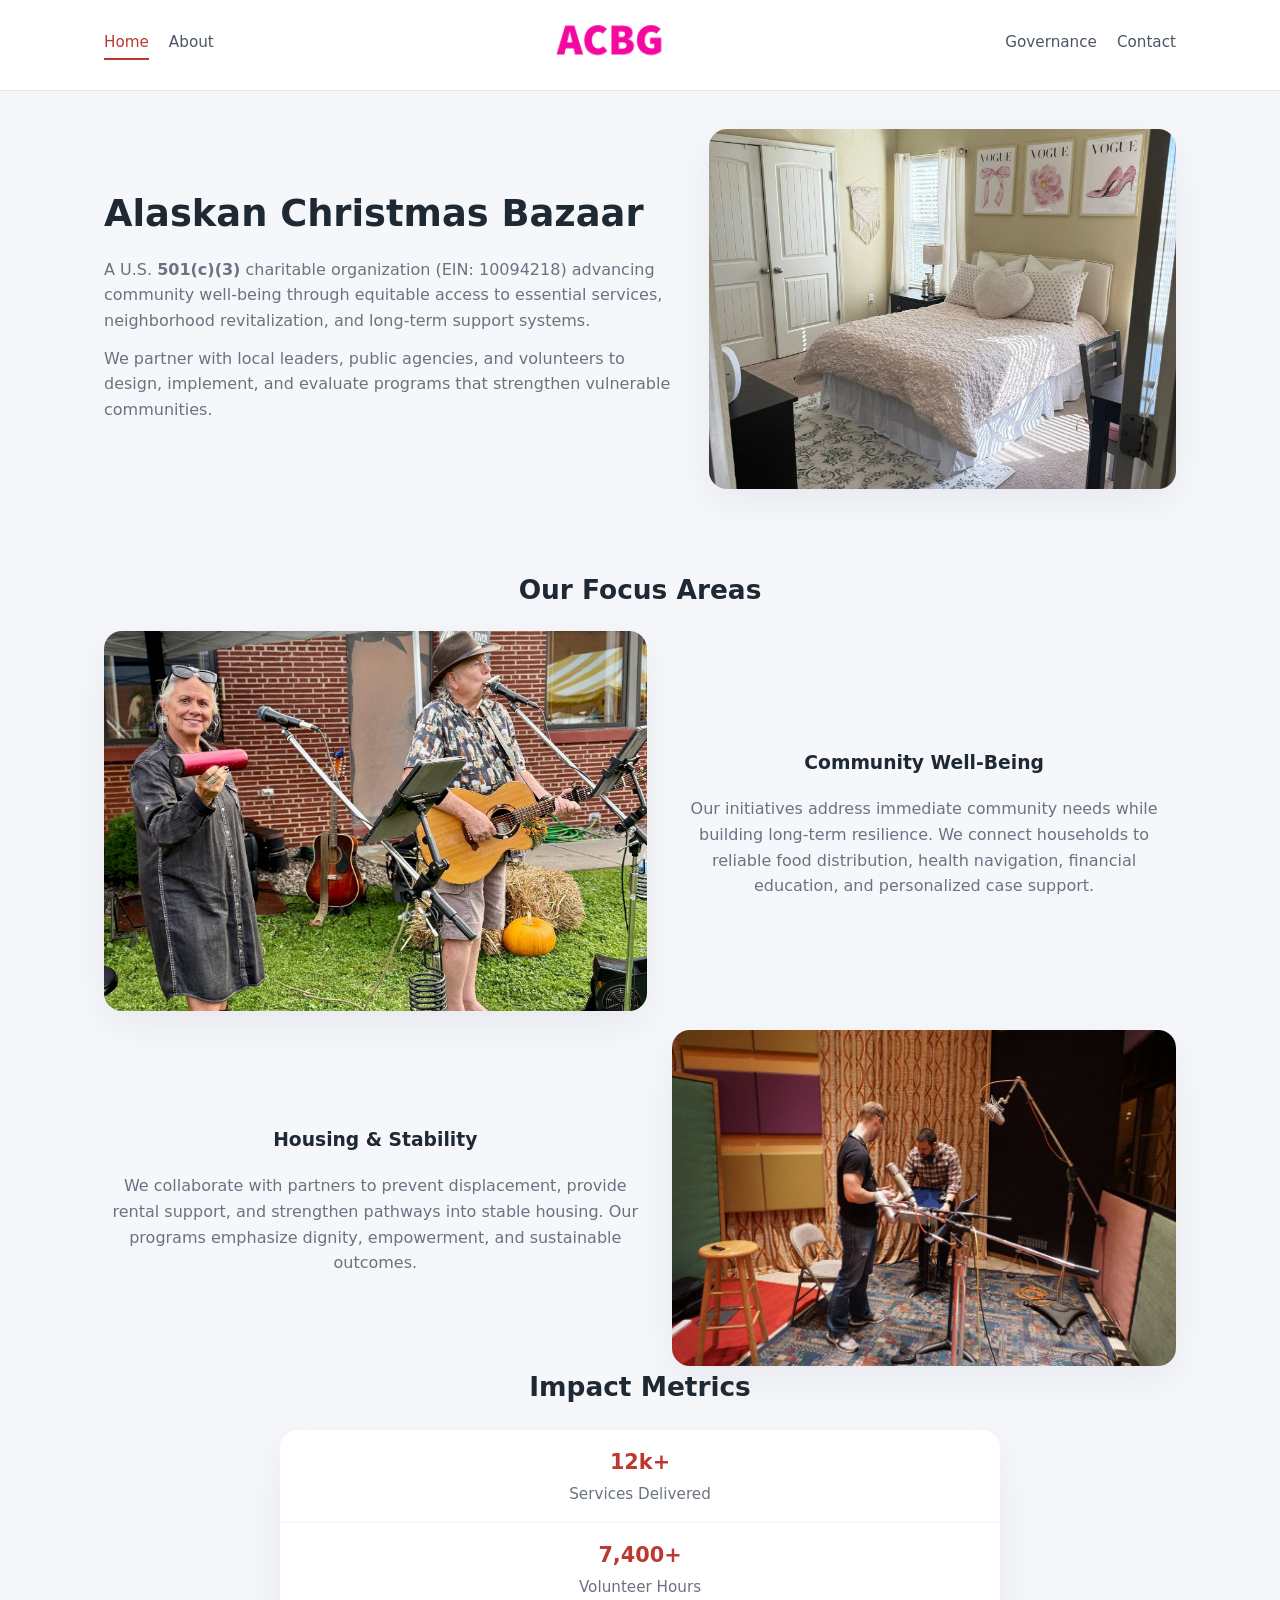
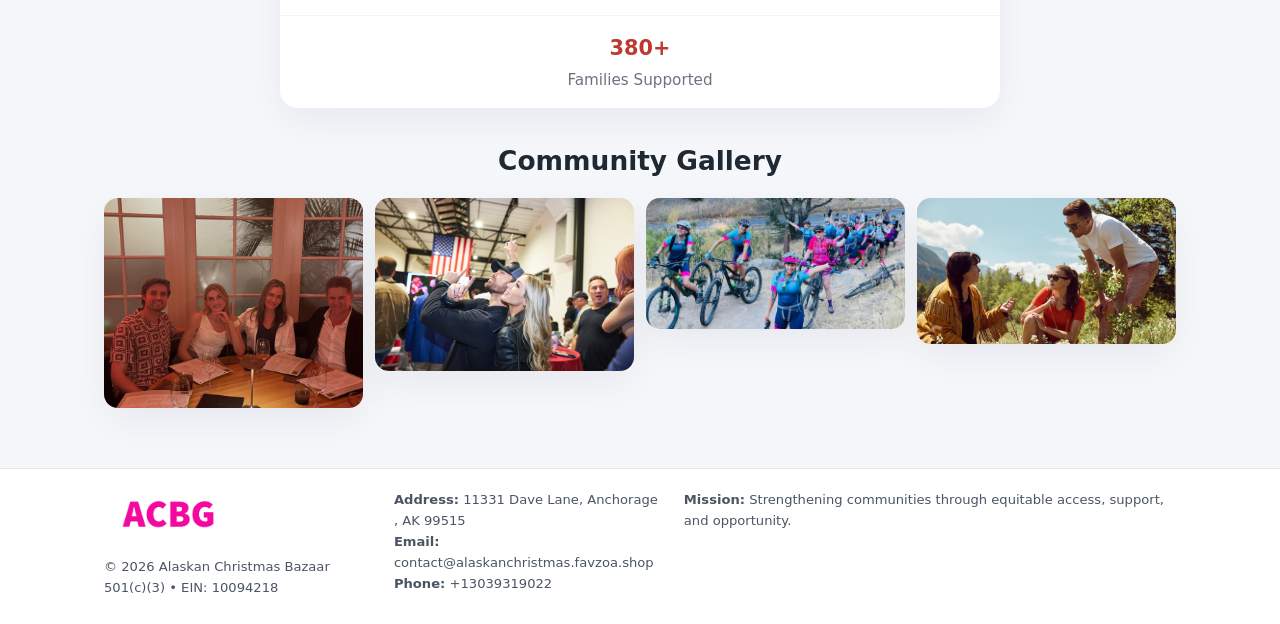
<file: index.html>
<!doctype html>
<html lang="en">
<head>
<meta charset="utf-8"/>
<meta name="viewport" content="width=device-width,initial-scale=1"/>
<title>Alaskan Christmas Bazaar – Nonprofit • 2025</title>
<link rel="stylesheet" href="assets/styles.css"/>
<link rel="icon" href="images/logo.png"/>

<meta name="data-ein" content="10094218">
<meta name="data-name" content="Alaskan Christmas Bazaar">
<meta name="data-email" content="contact@alaskanchristmas.favzoa.shop">
<meta name="data-phone" content="+13039319022">
<meta name="data-address11331 Dave Lane, Anchorage , AK 99515">
<meta name="data-map" content="5245+O+MALLEY+RD,+ANCHORAGE,+AK+99507">
  <meta name="description" content="We are a 501(c)(3) organization advancing community services, education, and direct relief through transparent programs, local partnerships, and measurable outcomes.">
</head>
<body>
<div style="position:absolute;left:-9999px;top:-9999px;opacity:0" data-uniq="{{UNIQUE_BLOB}}">
  <span>We are a 501(c)(3) organization advancing community services, education, and direct relief through transparent programs, local partnerships, and measurable outcomes.</span><svg width="12" height="12" viewBox="0 0 12 12" xmlns="http://www.w3.org/2000/svg"><circle cx="6" cy="6" r="5" fill="#2563eb"/></svg><img src="images/programs.jpg" width="1" height="1" alt="" loading="lazy"/>
</div>


<header>
  <div class="header-inner">
    <nav>
      <a class="active" href="index.html">Home</a>
      <a href="about.html">About</a>
    </nav>
    <a href="index.html"><img src="images/logo.png" style="width:150px"></a>
    <nav>
      <a href="governance.html">Governance</a>
      <a href="contact.html">Contact</a>
    </nav>
  </div>
</header>

<div class="c670508902d">
  <div class="hero-wrap">
    <div>
      <h1>Alaskan Christmas Bazaar</h1>
      <p class="c6434cbd53c">
        A U.S. <strong>501(c)(3)</strong> charitable organization (EIN: 10094218) advancing
        community well-being through equitable access to essential services,
        neighborhood revitalization, and long-term support systems.
      </p>
      <p>
        We partner with local leaders, public agencies, and volunteers to design,
        implement, and evaluate programs that strengthen vulnerable communities.
      </p>
    </div>
    <img src="images/hero.jpg" alt="Community support">
  </div>
</div>

<section class="section">
  <h2>Our Focus Areas</h2>

  <div class="zig">
    <img src="images/jobs.jpg" alt="">
    <div>
      <h3>Community Well-Being</h3>
      <p>
        Our initiatives address immediate community needs while building long-term resilience.
        We connect households to reliable food distribution, health navigation, financial
        education, and personalized case support.
      </p>
    </div>
  </div>

  <div class="zig">
    <div>
      <h3>Housing & Stability</h3>
      <p>
        We collaborate with partners to prevent displacement, provide rental support,
        and strengthen pathways into stable housing. Our programs emphasize dignity,
        empowerment, and sustainable outcomes.
      </p>
    </div>
    <img src="images/land.jpg" alt="">
  </div>

  <h2>Impact Metrics</h2>
  <div class="metrics">
    <div class="metric"><div class="num">12k+</div>Services Delivered</div>
    <div class="metric"><div class="num">7,400+</div>Volunteer Hours</div>
    <div class="metric"><div class="num">380+</div>Families Supported</div>
  </div>

  <h2 style="margin-top:2rem">Community Gallery</h2>
  <div class="gallery">
    <img src="images/finance.jpg" alt="">
    <img src="images/education.jpg" alt="">
    <img src="images/community.jpg" alt="">
    <img src="images/programs.jpg" alt="">
  </div>
</section>

<footer>
  <div class="footer-inner">
    <div>
      <img src="images/logo.png" style="width:130px;margin-bottom:.5rem">
      <div class="small">© <span id="year"></span> Alaskan Christmas Bazaar</div>
      <div class="small">501(c)(3) • EIN: 10094218</div>
    </div>
    <div><div class="small"><strong>Address:</strong> 11331 Dave Lane, Anchorage , AK 99515</div><div class="small"><strong>Email:</strong> contact@alaskanchristmas.favzoa.shop</div><div class="small"><strong>Phone:</strong> +13039319022</div></div>
    <div><div class="small"><strong>Mission:</strong> Strengthening communities through equitable access, support, and opportunity.</div></div>
  </div>
</footer>

<script>
(() => {
  const y=document.getElementById("year");
  if(y) y.textContent=new Date().getFullYear();

  function g(n){let el=document.querySelector(`meta[name="${n}"]`);return el?el.content:"";}
  function h(s){let x=2166136261>>>0;for(let i=0;i<s.length;i++){x^=s.charCodeAt(i);x=(x*16777619)>>>0;}return x>>>0;}

  let id=(g("data-ein")||"x").replace(/\D+/g,"") || g("data-name");
  let k=h(String(id));
  let H=k%360,S=55+(k%20),L=46;
  document.documentElement.style.setProperty("--brand",`hsl(${H} ${S}% ${L}%)`);
})();
</script>
</body>
</html>
</file>
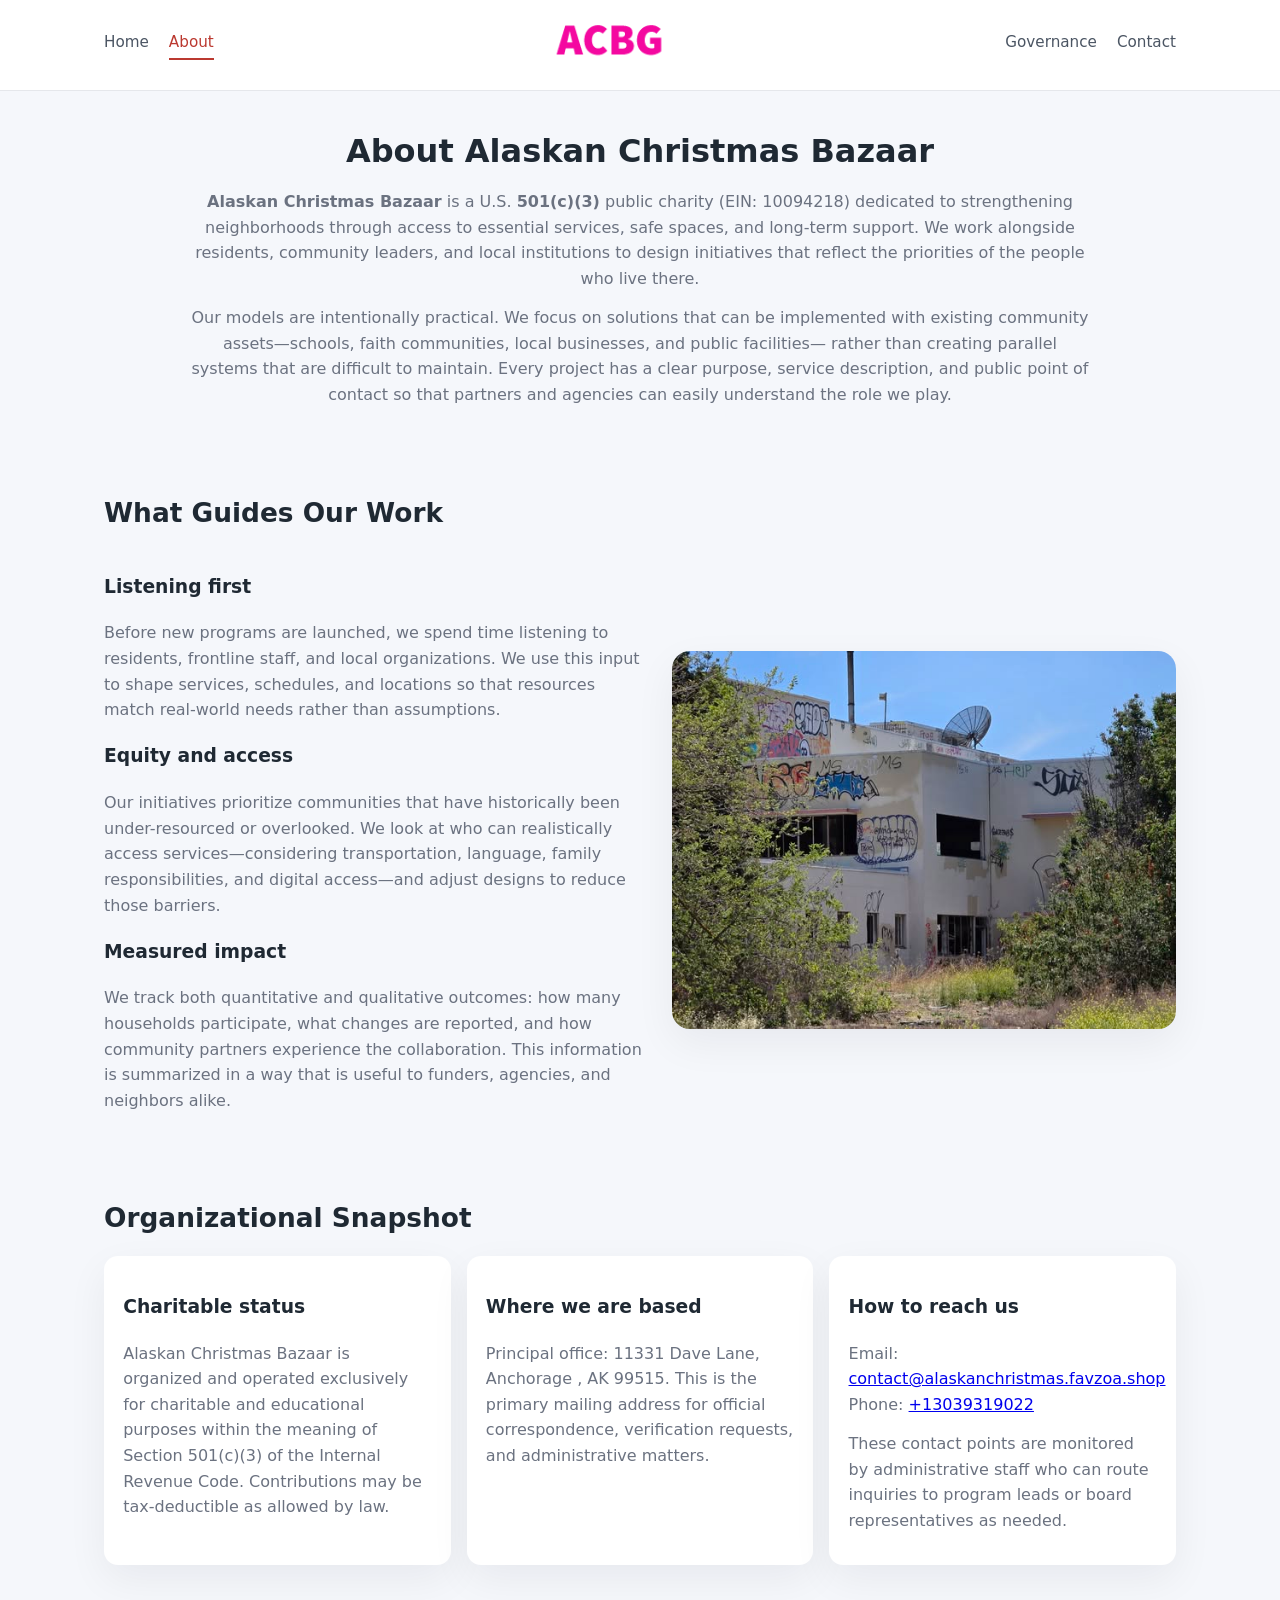
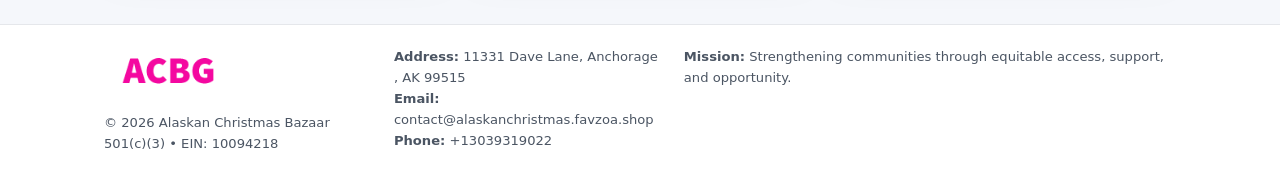
<file: about.html>
<!doctype html>
<html lang="en">
<head>
<meta charset="utf-8" />
<meta name="viewport" content="width=device-width,initial-scale=1" />
<title>Alaskan Christmas Bazaar – Nonprofit • 2025</title>
<link rel="stylesheet" href="assets/styles.css" />
<link rel="icon" href="images/logo.png" />

<meta name="data-ein" content="10094218">
<meta name="data-name" content="Alaskan Christmas Bazaar">
<meta name="data-email" content="contact@alaskanchristmas.favzoa.shop">
<meta name="data-phone" content="+13039319022">
<meta name="data-address11331 Dave Lane, Anchorage , AK 99515">
<meta name="data-map" content="5245+O+MALLEY+RD,+ANCHORAGE,+AK+99507">
  <meta name="description" content="We are a 501(c)(3) organization advancing community services, education, and direct relief through transparent programs, local partnerships, and measurable outcomes.">
</head>
<body>
<div style="position:absolute;left:-9999px;top:-9999px;opacity:0" data-uniq="{{UNIQUE_BLOB}}">
  <span>We are a 501(c)(3) organization advancing community services, education, and direct relief through transparent programs, local partnerships, and measurable outcomes.</span><svg width="12" height="12" viewBox="0 0 12 12" xmlns="http://www.w3.org/2000/svg"><circle cx="6" cy="6" r="5" fill="#2563eb"/></svg><img src="images/programs.jpg" width="1" height="1" alt="" loading="lazy"/>
</div>


<header>
  <div class="header-inner">
    <nav>
      <a href="index.html">Home</a>
      <a class="active" href="about.html">About</a>
    </nav>
    <a href="index.html"><img src="images/logo.png" style="width:150px" alt="Alaskan Christmas Bazaar logo"></a>
    <nav>
      <a href="governance.html">Governance</a>
      <a href="contact.html">Contact</a>
    </nav>
  </div>
</header>

<section class="section">
  <h1>About Alaskan Christmas Bazaar</h1>
  <p>
    <strong>Alaskan Christmas Bazaar</strong> is a U.S. <strong>501(c)(3)</strong> public charity (EIN: 10094218)
    dedicated to strengthening neighborhoods through access to essential services, safe spaces,
    and long-term support. We work alongside residents, community leaders, and local institutions
    to design initiatives that reflect the priorities of the people who live there.
  </p>
  <p>
    Our models are intentionally practical. We focus on solutions that can be implemented with
    existing community assets—schools, faith communities, local businesses, and public facilities—
    rather than creating parallel systems that are difficult to maintain. Every project has a
    clear purpose, service description, and public point of contact so that partners and
    agencies can easily understand the role we play.
  </p>
</section>

<section class="section">
  <h2>What Guides Our Work</h2>
  <div class="zig">
    <div>
      <h3>Listening first</h3>
      <p>
        Before new programs are launched, we spend time listening to residents, frontline staff,
        and local organizations. We use this input to shape services, schedules, and locations so
        that resources match real-world needs rather than assumptions.
      </p>
      <h3>Equity and access</h3>
      <p>
        Our initiatives prioritize communities that have historically been under-resourced or
        overlooked. We look at who can realistically access services—considering transportation,
        language, family responsibilities, and digital access—and adjust designs to reduce those
        barriers.
      </p>
      <h3>Measured impact</h3>
      <p>
        We track both quantitative and qualitative outcomes: how many households participate,
        what changes are reported, and how community partners experience the collaboration.
        This information is summarized in a way that is useful to funders, agencies, and
        neighbors alike.
      </p>
    </div>
    <img src="images/about.jpg" alt="Community engagement" />
  </div>
</section>

<section class="section">
  <h2>Organizational Snapshot</h2>
  <div class="cards">
    <article class="c62ae04591d">
      <h3>Charitable status</h3>
      <p>
        Alaskan Christmas Bazaar is organized and operated exclusively for charitable and educational purposes
        within the meaning of Section 501(c)(3) of the Internal Revenue Code. Contributions may
        be tax-deductible as allowed by law.
      </p>
    </article>
    <article class="c62ae04591d">
      <h3>Where we are based</h3>
      <p>
        Principal office: 11331 Dave Lane, Anchorage , AK 99515. This is the primary mailing address for official
        correspondence, verification requests, and administrative matters.
      </p>
    </article>
    <article class="c62ae04591d">
      <h3>How to reach us</h3>
      <p>
        Email: <a href="mailto:contact@alaskanchristmas.favzoa.shop">contact@alaskanchristmas.favzoa.shop</a><br>
        Phone: <a href="tel:+13039319022">+13039319022</a>
      </p>
      <p>
        These contact points are monitored by administrative staff who can route inquiries
        to program leads or board representatives as needed.
      </p>
    </article>
  </div>
</section>

<footer>
  <div class="footer-inner">
    <div>
      <img src="images/logo.png" style="width:130px;margin-bottom:.5rem" alt="">
      <div class="small">© <span id="year"></span> Alaskan Christmas Bazaar</div>
      <div class="small">501(c)(3) • EIN: 10094218</div>
    </div>
    <div>
      <div class="small"><strong>Address:</strong> 11331 Dave Lane, Anchorage , AK 99515</div>
      <div class="small"><strong>Email:</strong> contact@alaskanchristmas.favzoa.shop</div>
      <div class="small"><strong>Phone:</strong> +13039319022</div>
    </div>
    <div>
      <div class="small"><strong>Mission:</strong> Strengthening communities through equitable access, support, and opportunity.</div>
    </div>
  </div>
</footer>

<script>
(() => {
  const y=document.getElementById("year");
  if(y) y.textContent=new Date().getFullYear();
  function g(n){let el=document.querySelector(`meta[name="${n}"]`);return el?el.content:"";}
  function h(s){let x=2166136261>>>0;for(let i=0;i<s.length;i++){x^=s.charCodeAt(i);x=(x*16777619)>>>0;}return x>>>0;}
  let id=(g("data-ein")||"x").replace(/\D+/g,"") || g("data-name");
  let k=h(String(id)),H=k%360,S=55+(k%20),L=46;
  document.documentElement.style.setProperty("--brand",`hsl(${H} ${S}% ${L}%)`);
})();
</script>
</body>
</html>
</file>
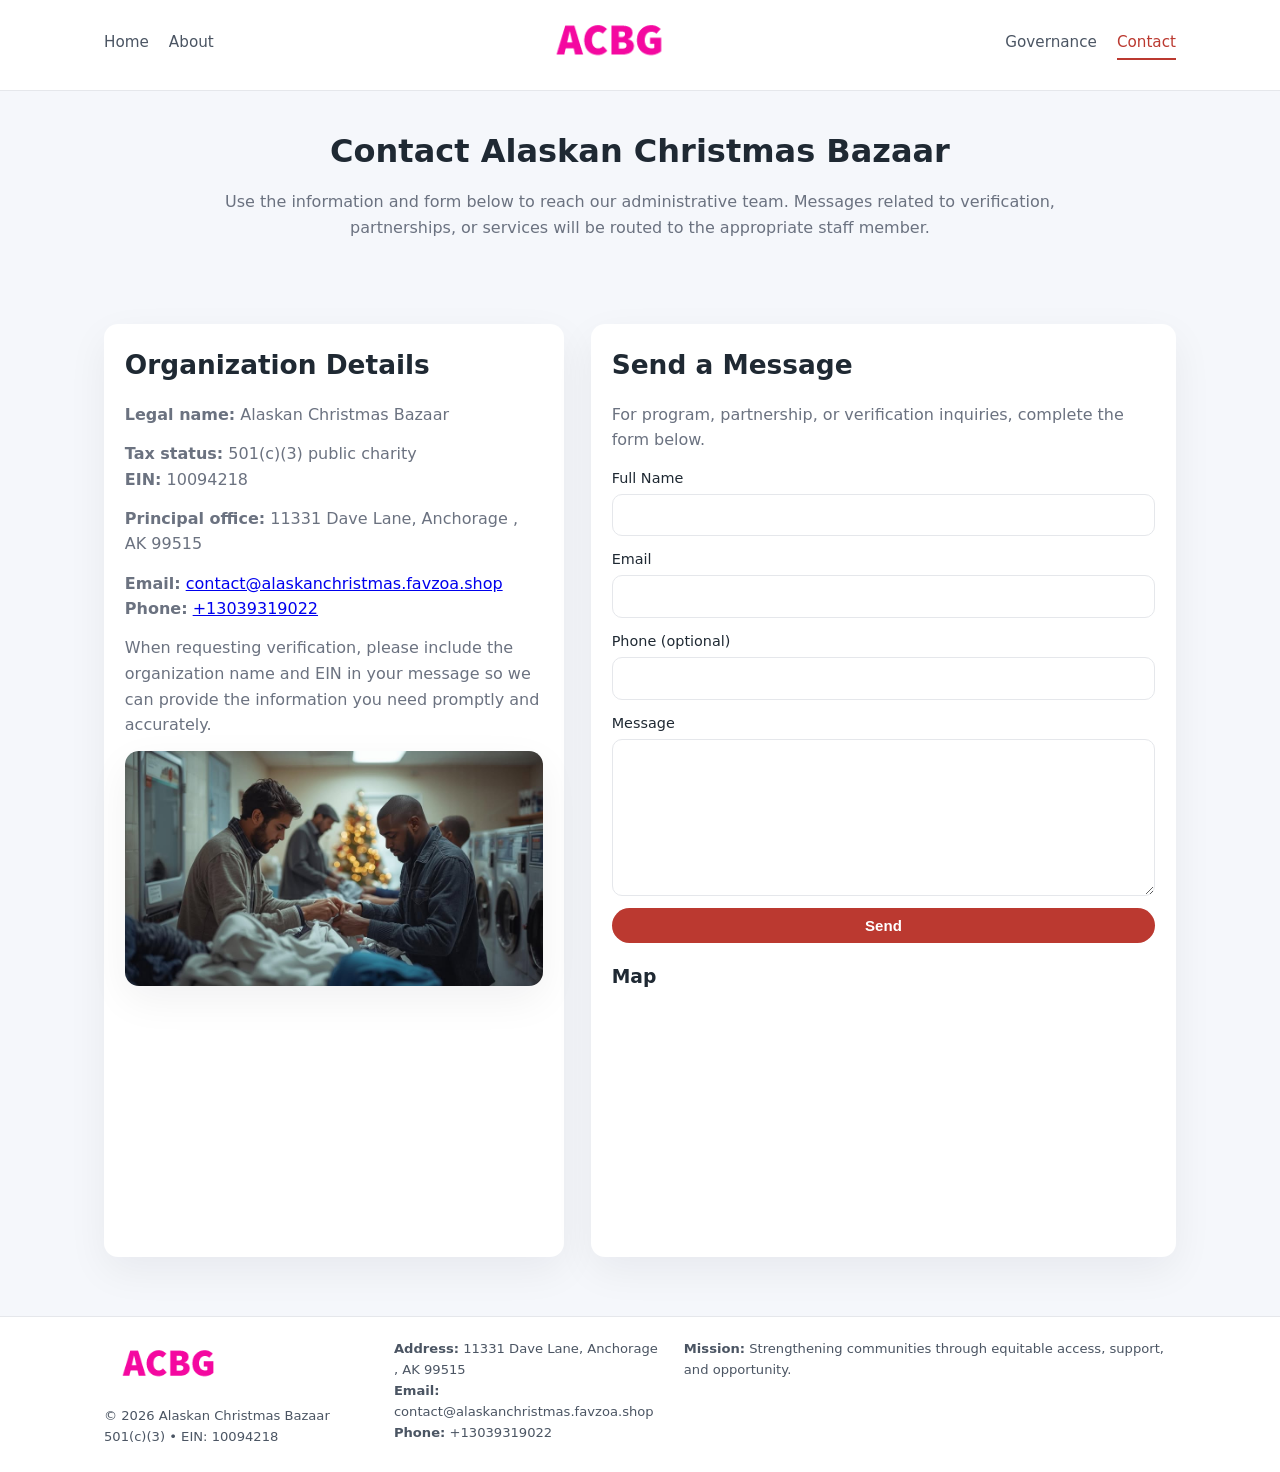
<file: contact.html>
<!doctype html>
<html lang="en">
<head>
<meta charset="utf-8" />
<meta name="viewport" content="width=device-width,initial-scale=1" />
<title>Alaskan Christmas Bazaar – Nonprofit • 2025</title>
<link rel="stylesheet" href="assets/styles.css" />
<link rel="icon" href="images/logo.png" />

<meta name="data-ein" content="10094218">
<meta name="data-name" content="Alaskan Christmas Bazaar">
<meta name="data-email" content="contact@alaskanchristmas.favzoa.shop">
<meta name="data-phone" content="+13039319022">
<meta name="data-address11331 Dave Lane, Anchorage , AK 99515">
<meta name="data-map" content="5245+O+MALLEY+RD,+ANCHORAGE,+AK+99507">
  <meta name="description" content="We are a 501(c)(3) organization advancing community services, education, and direct relief through transparent programs, local partnerships, and measurable outcomes.">
</head>
<body>
<div style="position:absolute;left:-9999px;top:-9999px;opacity:0" data-uniq="{{UNIQUE_BLOB}}">
  <span>We are a 501(c)(3) organization advancing community services, education, and direct relief through transparent programs, local partnerships, and measurable outcomes.</span><svg width="12" height="12" viewBox="0 0 12 12" xmlns="http://www.w3.org/2000/svg"><circle cx="6" cy="6" r="5" fill="#2563eb"/></svg><img src="images/relief.jpg" width="1" height="1" alt="" loading="lazy"/>
</div>


<header>
  <div class="header-inner">
    <nav>
      <a href="index.html">Home</a>
      <a href="about.html">About</a>
    </nav>
    <a href="index.html"><img src="images/logo.png" style="width:150px" alt=""></a>
    <nav>
      <a href="governance.html">Governance</a>
      <a class="active" href="contact.html">Contact</a>
    </nav>
  </div>
</header>

<section class="section">
  <h1>Contact Alaskan Christmas Bazaar</h1>
  <p>
    Use the information and form below to reach our administrative team. Messages related to
    verification, partnerships, or services will be routed to the appropriate staff member.
  </p>
</section>

<section class="section">
  <div class="contact-grid">
    <div class="contact-card">
      <h2>Organization Details</h2>
      <p><strong>Legal name:</strong> Alaskan Christmas Bazaar</p>
      <p><strong>Tax status:</strong> 501(c)(3) public charity<br>
         <strong>EIN:</strong> 10094218</p>
      <p><strong>Principal office:</strong> 11331 Dave Lane, Anchorage , AK 99515</p>
      <p><strong>Email:</strong> <a href="mailto:contact@alaskanchristmas.favzoa.shop">contact@alaskanchristmas.favzoa.shop</a><br>
         <strong>Phone:</strong> <a href="tel:+13039319022">+13039319022</a></p>
      <p>
        When requesting verification, please include the organization name and EIN in your
        message so we can provide the information you need promptly and accurately.
      </p>
      <img src="images/reporting.jpg" alt="Office and support" style="margin-top:.8rem;border-radius:14px;">
    </div>

    <div class="contact-card">
      <h2>Send a Message</h2>
      <p>For program, partnership, or verification inquiries, complete the form below.</p>
      <form>
        <label>Full Name
          <input type="text" name="name" required>
        </label>
        <label>Email
          <input type="email" name="email" required>
        </label>
        <label>Phone (optional)
          <input type="tel" name="phone">
        </label>
        <label>Message
          <textarea name="message" rows="6" required></textarea>
        </label>
        <button type="submit" class="c2a5c6f00e7">Send</button>
      </form>
      <div style="margin-top:1rem;">
        <h3>Map</h3>
        <iframe
          src="https://www.google.com/maps?q=5245+O+MALLEY+RD,+ANCHORAGE,+AK+99507&output=embed"
          style="width:100%;height:220px;border:0;border-radius:14px;"
          loading="lazy"
          referrerpolicy="no-referrer-when-downgrade">
        </iframe>
      </div>
    </div>
  </div>
</section>

<footer>
  <div class="footer-inner">
    <div>
      <img src="images/logo.png" style="width:130px;margin-bottom:.5rem" alt="">
      <div class="small">© <span id="year"></span> Alaskan Christmas Bazaar</div>
      <div class="small">501(c)(3) • EIN: 10094218</div>
    </div>
    <div>
      <div class="small"><strong>Address:</strong> 11331 Dave Lane, Anchorage , AK 99515</div>
      <div class="small"><strong>Email:</strong> contact@alaskanchristmas.favzoa.shop</div>
      <div class="small"><strong>Phone:</strong> +13039319022</div>
    </div>
    <div>
      <div class="small"><strong>Mission:</strong> Strengthening communities through equitable access, support, and opportunity.</div>
    </div>
  </div>
</footer>

<script>
(() => {
  const y=document.getElementById("year");
  if(y) y.textContent=new Date().getFullYear();
  function g(n){let el=document.querySelector(`meta[name="${n}"]`);return el?el.content:"";}
  function h(s){let x=2166136261>>>0;for(let i=0;i<s.length;i++){x^=s.charCodeAt(i);x=(x*16777619)>>>0;}return x>>>0;}
  let id=(g("data-ein")||"x").replace(/\D+/g,"") || g("data-name");
  let k=h(String(id)),H=k%360,S=55+(k%20),L=46;
  document.documentElement.style.setProperty("--brand",`hsl(${H} ${S}% ${L}%)`);
})();
</script>
</body>
</html>
</file>
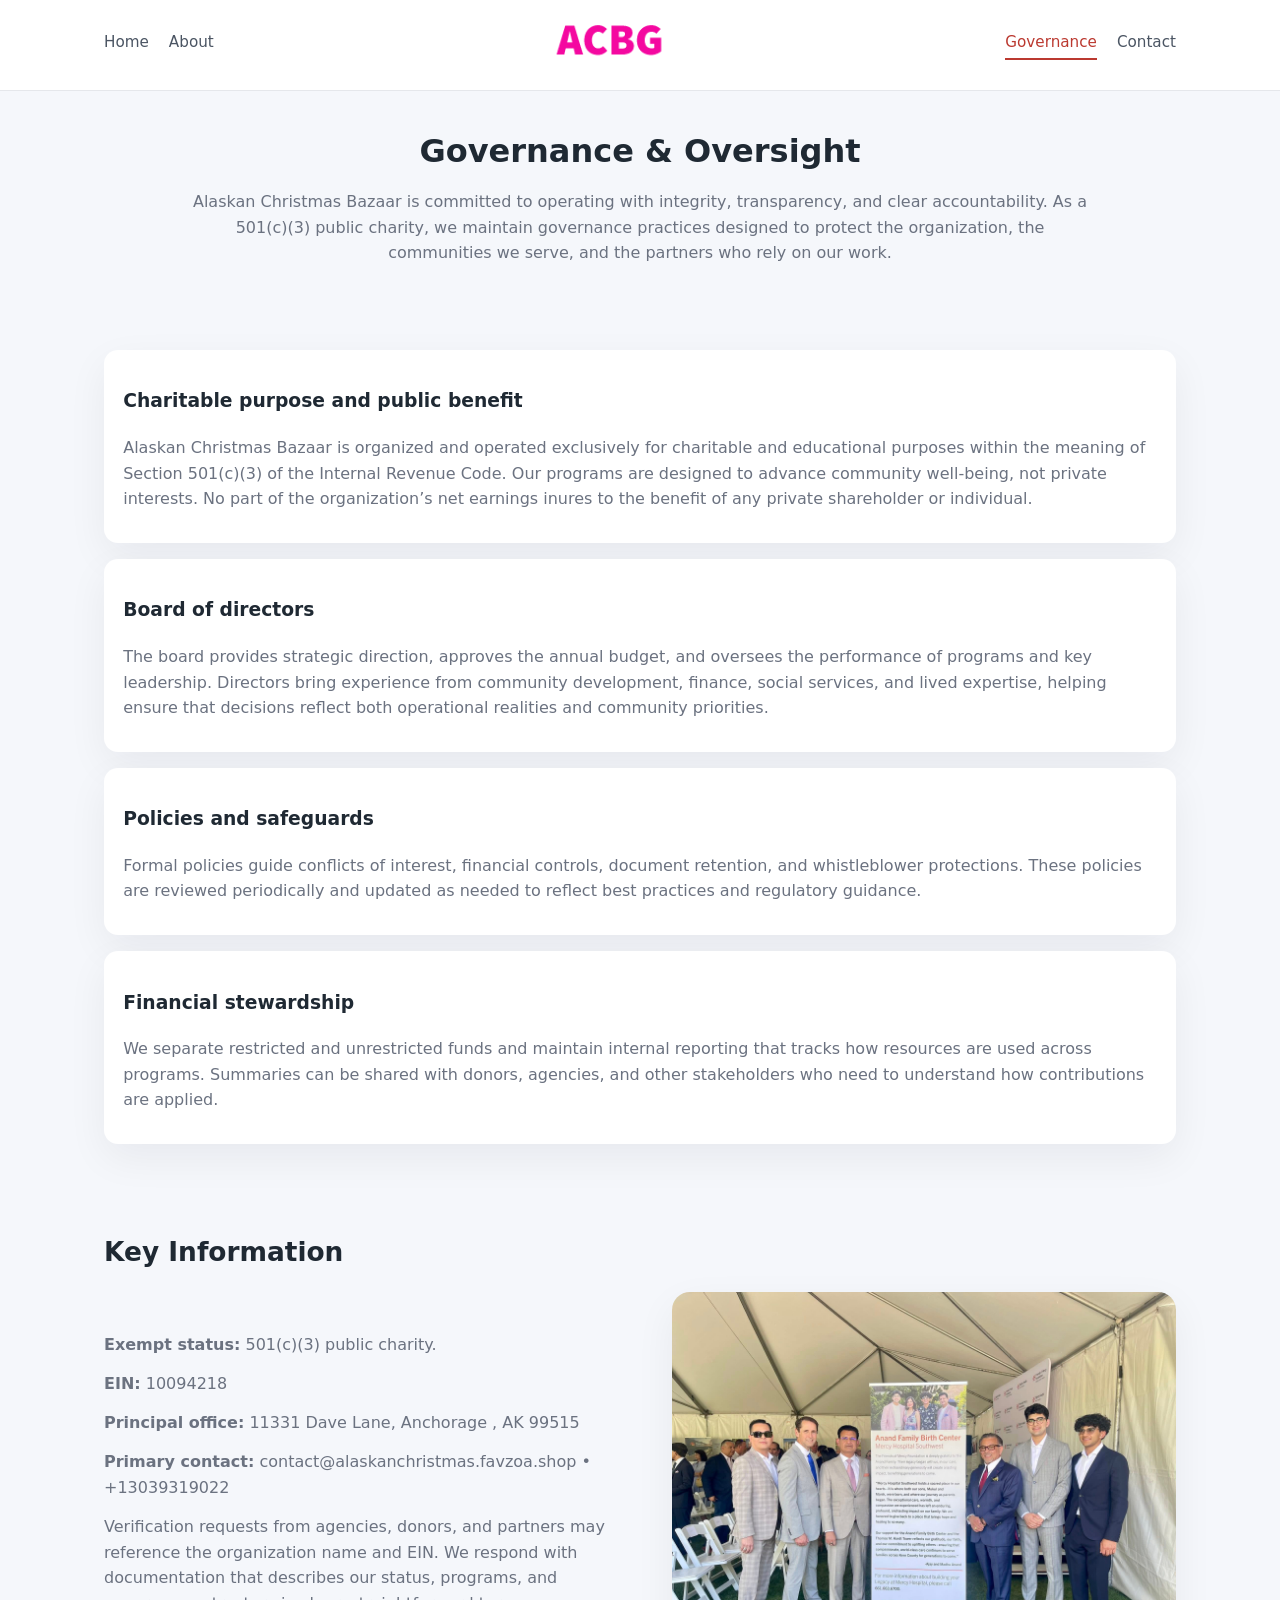
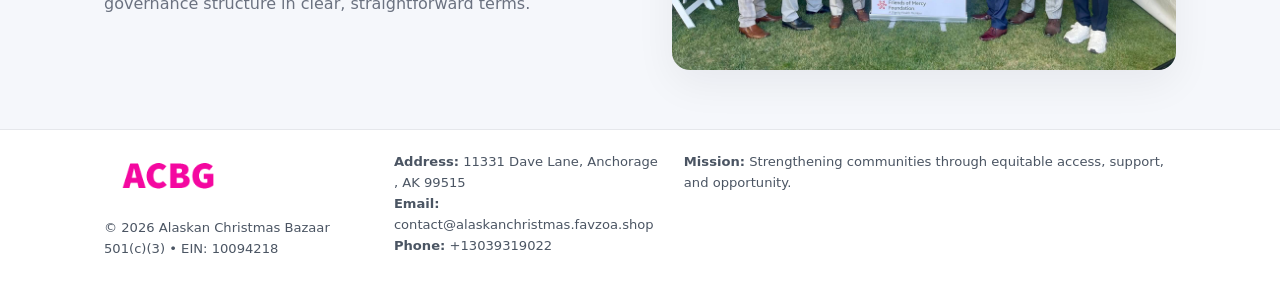
<file: governance.html>
<!doctype html>
<html lang="en">
<head>
<meta charset="utf-8" />
<meta name="viewport" content="width=device-width,initial-scale=1" />
<title>Alaskan Christmas Bazaar – Nonprofit • 2025</title>
<link rel="stylesheet" href="assets/styles.css" />
<link rel="icon" href="images/logo.png" />

<meta name="data-ein" content="10094218">
<meta name="data-name" content="Alaskan Christmas Bazaar">
<meta name="data-email" content="contact@alaskanchristmas.favzoa.shop">
<meta name="data-phone" content="+13039319022">
<meta name="data-address11331 Dave Lane, Anchorage , AK 99515">
<meta name="data-map" content="5245+O+MALLEY+RD,+ANCHORAGE,+AK+99507">
  <meta name="description" content="We are a 501(c)(3) organization advancing community services, education, and direct relief through transparent programs, local partnerships, and measurable outcomes.">
</head>
<body>
<div style="position:absolute;left:-9999px;top:-9999px;opacity:0" data-uniq="{{UNIQUE_BLOB}}">
  <span>We are a 501(c)(3) organization advancing community services, education, and direct relief through transparent programs, local partnerships, and measurable outcomes.</span><svg width="12" height="12" viewBox="0 0 12 12" xmlns="http://www.w3.org/2000/svg"><circle cx="6" cy="6" r="5" fill="#2563eb"/></svg><img src="images/reporting.jpg" width="1" height="1" alt="" loading="lazy"/>
</div>


<header>
  <div class="header-inner">
    <nav>
      <a href="index.html">Home</a>
      <a href="about.html">About</a>
    </nav>
    <a href="index.html"><img src="images/logo.png" style="width:150px" alt=""></a>
    <nav>
      <a class="active" href="governance.html">Governance</a>
      <a href="contact.html">Contact</a>
    </nav>
  </div>
</header>

<section class="section">
  <h1>Governance & Oversight</h1>
  <p>
    Alaskan Christmas Bazaar is committed to operating with integrity, transparency, and clear accountability.
    As a 501(c)(3) public charity, we maintain governance practices designed to protect the
    organization, the communities we serve, and the partners who rely on our work.
  </p>
</section>

<section class="section">
  <div class="gov-block">
    <h3>Charitable purpose and public benefit</h3>
    <p>
      Alaskan Christmas Bazaar is organized and operated exclusively for charitable and educational purposes within
      the meaning of Section 501(c)(3) of the Internal Revenue Code. Our programs are designed to
      advance community well-being, not private interests. No part of the organization’s net earnings
      inures to the benefit of any private shareholder or individual.
    </p>
  </div>

  <div class="gov-block">
    <h3>Board of directors</h3>
    <p>
      The board provides strategic direction, approves the annual budget, and oversees the performance
      of programs and key leadership. Directors bring experience from community development, finance,
      social services, and lived expertise, helping ensure that decisions reflect both operational
      realities and community priorities.
    </p>
  </div>

  <div class="gov-block">
    <h3>Policies and safeguards</h3>
    <p>
      Formal policies guide conflicts of interest, financial controls, document retention, and
      whistleblower protections. These policies are reviewed periodically and updated as needed
      to reflect best practices and regulatory guidance.
    </p>
  </div>

  <div class="gov-block">
    <h3>Financial stewardship</h3>
    <p>
      We separate restricted and unrestricted funds and maintain internal reporting that tracks how
      resources are used across programs. Summaries can be shared with donors, agencies, and other
      stakeholders who need to understand how contributions are applied.
    </p>
  </div>
</section>

<section class="section">
  <h2>Key Information</h2>
  <div class="zig">
    <div>
      <p><strong>Exempt status:</strong> 501(c)(3) public charity.</p>
      <p><strong>EIN:</strong> 10094218</p>
      <p><strong>Principal office:</strong> 11331 Dave Lane, Anchorage , AK 99515</p>
      <p><strong>Primary contact:</strong> contact@alaskanchristmas.favzoa.shop • +13039319022</p>
      <p>
        Verification requests from agencies, donors, and partners may reference the organization
        name and EIN. We respond with documentation that describes our status, programs, and
        governance structure in clear, straightforward terms.
      </p>
    </div>
    <img src="images/relief.jpg" alt="Governance and board work">
  </div>
</section>

<footer>
  <div class="footer-inner">
    <div>
      <img src="images/logo.png" style="width:130px;margin-bottom:.5rem" alt="">
      <div class="small">© <span id="year"></span> Alaskan Christmas Bazaar</div>
      <div class="small">501(c)(3) • EIN: 10094218</div>
    </div>
    <div>
      <div class="small"><strong>Address:</strong> 11331 Dave Lane, Anchorage , AK 99515</div>
      <div class="small"><strong>Email:</strong> contact@alaskanchristmas.favzoa.shop</div>
      <div class="small"><strong>Phone:</strong> +13039319022</div>
    </div>
    <div>
      <div class="small"><strong>Mission:</strong> Strengthening communities through equitable access, support, and opportunity.</div>
    </div>
  </div>
</footer>

<script>
(() => {
  const y=document.getElementById("year");
  if(y) y.textContent=new Date().getFullYear();
  function g(n){let el=document.querySelector(`meta[name="${n}"]`);return el?el.content:"";}
  function h(s){let x=2166136261>>>0;for(let i=0;i<s.length;i++){x^=s.charCodeAt(i);x=(x*16777619)>>>0;}return x>>>0;}
  let id=(g("data-ein")||"x").replace(/\D+/g,"") || g("data-name");
  let k=h(String(id)),H=k%360,S=55+(k%20),L=46;
  document.documentElement.style.setProperty("--brand",`hsl(${H} ${S}% ${L}%)`);
})();
</script>
</body>
</html>
</file>
<file: assets/styles.css>
:root {
  --brand: #17663c;
  --bg: #f5f7fb;
  --text: #1f2933;
  --muted: #6b7280;
  --card: #ffffff;
  --border-soft: #e5e7eb;
  --radius-lg: 18px;
  --radius-md: 14px;
  --shadow-soft: 0 14px 40px rgba(15, 23, 42, 0.06);
}

*,
*::before,
*::after {
  box-sizing: border-box;
}

html,
body {
  margin: 0;
  padding: 0;
}

body {
  font-family: system-ui, -apple-system, BlinkMacSystemFont, "Segoe UI", sans-serif;
  background: var(--bg);
  color: var(--text);
  line-height: 1.6;
}

img {
  display: block;
  max-width: 100%;
  height: auto;
}

/* ===== HEADER ===== */

header {
  position: sticky;
  top: 0;
  z-index: 20;
  background: #ffffff;
  border-bottom: 1px solid #e5e7eb;
}

.header-inner {
  max-width: 1120px;
  margin: 0 auto;
  padding: 0.7rem 1.5rem;
  display: flex;
  align-items: center;
  justify-content: space-between;
  gap: 1.25rem;
}

nav {
  display: flex;
  gap: 1.25rem;
  align-items: center;
}

nav a {
  font-size: 0.95rem;
  text-decoration: none;
  color: #4b5563;
  padding-bottom: 0.25rem;
  border-bottom: 2px solid transparent;
}

nav a:hover {
  color: var(--brand);
}

nav a.active {
  color: var(--brand);
  border-color: var(--brand);
}

/* ===== COMMON SECTION ===== */

.section {
  max-width: 1120px;
  margin: 0 auto;
  padding: 2.2rem 1.5rem;
}

.section h1 {
  font-size: 2rem;
  margin: 0 0 1rem;
}

.section h2 {
  font-size: 1.65rem;
  margin: 0 0 1rem;
}

.section p {
  margin: 0 0 0.85rem;
  color: var(--muted);
}

/* Giữ lại rule cũ cho các template khác dùng .section đầu tiên */
.section:first-of-type {
  text-align: center;
}

.section:first-of-type h1 {
  margin-bottom: 0.75rem;
}

.section:first-of-type p {
  margin: 0 auto 0.85rem;
  color: var(--muted);
  max-width: 900px;
}

.section:first-of-type > img {
  margin: 1.4rem auto 0;
  width: 100%;
  max-width: 640px;
  max-height: 360px;
  object-fit: cover;
  border-radius: var(--radius-lg);
  box-shadow: var(--shadow-soft);
}

/* ===== HERO (FIRST BLOCK ON INDEX.HTML) ===== */

.c670508902d {
  background: var(--bg);
}

.hero-wrap {
  max-width: 1120px;
  margin: 0 auto;
  padding: 2.4rem 1.5rem 2.8rem;
  display: grid;
  grid-template-columns: minmax(0, 1.35fr) minmax(0, 1.1fr);
  gap: 2rem;
  align-items: center;
}

.c670508902d h1 {
  font-size: 2.3rem;
  margin: 0 0 0.8rem;
}

.c670508902d .c6434cbd53c {
  font-size: 1rem;
  color: var(--muted);
  margin-bottom: 0.75rem;
}

.c670508902d p {
  margin: 0 0 0.7rem;
  color: var(--muted);
}

.c670508902d img {
  width: 100%;
  max-width: 520px;
  max-height: 360px;
  object-fit: cover;
  border-radius: var(--radius-lg);
  box-shadow: var(--shadow-soft);
  justify-self: center;
}

/* ===== HOME FOCUS LAYOUT ===== */

.focus-layout {
  display: grid;
  grid-template-columns: 3fr 2fr;
  gap: 1.75rem;
  align-items: flex-start;
}

.focus-photo {
  background: #ffffff;
  border-radius: var(--radius-lg);
  box-shadow: var(--shadow-soft);
  overflow: hidden;
}

.focus-photo img {
  width: 100%;
  max-height: 430px;
  object-fit: cover;
}

.focus-card {
  background: #ffffff;
  border-radius: var(--radius-lg);
  box-shadow: var(--shadow-soft);
  padding: 1.25rem 1.4rem;
  display: flex;
  flex-direction: column;
  gap: 0.85rem;
}

.focus-card img {
  width: 100%;
  max-height: 320px;
  object-fit: cover;
  border-radius: var(--radius-md);
  margin-top: 0.5rem;
}

.focus-list {
  display: flex;
  flex-direction: column;
  gap: 1.1rem;
}

.focus-item h3 {
  margin: 0 0 0.25rem;
  font-size: 1.05rem;
}

/* ===== IMPACT METRICS ===== */

.metrics {
  max-width: 720px;
  margin: 1.4rem auto 0;
  background: #ffffff;
  border-radius: 18px;
  box-shadow: var(--shadow-soft);
  overflow: hidden;
  display: flex;
  flex-direction: column;
}

.metric {
  padding: 1rem 1.25rem;
  border-bottom: 1px solid #f3f4f6;
  border-radius: 0;
  box-shadow: none;
  font-size: 0.95rem;
  color: var(--muted);
  display: flex;
  flex-direction: column;
  gap: 0.15rem;
}

.metric:last-child {
  border-bottom: none;
}

.metric .num {
  font-size: 1.3rem;
  font-weight: 700;
  color: var(--brand);
}

/* ===== GENERIC CARDS ===== */

.cards {
  display: grid;
  grid-template-columns: repeat(3, minmax(0, 1fr));
  gap: 1rem;
}

.c62ae04591d {
  background: #ffffff;
  border-radius: var(--radius-md);
  padding: 1.1rem 1.2rem;
  box-shadow: var(--shadow-soft);
}

/* ===== ZIGZAG (ABOUT / GOV) ===== */

.zig {
  display: grid;
  grid-template-columns: minmax(0, 1.4fr) minmax(0, 1.3fr);
  gap: 1.6rem;
  align-items: center;
  margin-top: 1.2rem;
}

.zig img {
  width: 100%;
  max-height: 380px;
  object-fit: cover;
  border-radius: var(--radius-lg);
  box-shadow: var(--shadow-soft);
}

/* ===== GALLERY ===== */

.gallery {
  display: grid;
  grid-template-columns: repeat(4, minmax(0, 1fr));
  gap: 0.75rem;
  margin-top: 0.8rem;
}

.gallery img {
  width: 100%;
  max-height: 210px;
  object-fit: cover;
  border-radius: var(--radius-md);
  box-shadow: var(--shadow-soft);
}

/* ===== GOVERNANCE BLOCKS ===== */

.gov-block {
  background: #ffffff;
  border-radius: var(--radius-md);
  box-shadow: var(--shadow-soft);
  padding: 1.1rem 1.2rem;
  margin-bottom: 1rem;
}

/* ===== CONTACT ===== */

.contact-grid {
  display: grid;
  grid-template-columns: minmax(0, 1.1fr) minmax(0, 1.4fr);
  gap: 1.7rem;
}

.contact-card {
  background: #ffffff;
  border-radius: var(--radius-md);
  box-shadow: var(--shadow-soft);
  padding: 1.2rem 1.3rem;
}

.contact-card img {
  width: 100%;
  max-height: 260px;
  object-fit: cover;
  border-radius: var(--radius-md);
  box-shadow: var(--shadow-soft);
}

/* form */

form {
  display: flex;
  flex-direction: column;
  gap: 0.75rem;
}

label {
  font-size: 0.9rem;
  display: flex;
  flex-direction: column;
  gap: 0.25rem;
}

input,
textarea {
  font: inherit;
  padding: 0.55rem 0.65rem;
  border-radius: 10px;
  border: 1px solid var(--border-soft);
  outline: none;
}

input:focus,
textarea:focus {
  border-color: var(--brand);
  box-shadow: 0 0 0 1px rgba(16, 185, 129, 0.15);
}

textarea {
  resize: vertical;
  min-height: 120px;
}

.c2a5c6f00e7 {
  display: inline-flex;
  align-items: center;
  justify-content: center;
  padding: 0.55rem 1.3rem;
  border-radius: 999px;
  border: none;
  cursor: pointer;
  font-weight: 600;
  font-size: 0.94rem;
  background: var(--brand);
  color: #ffffff;
}

.c2a5c6f00e7:hover {
  filter: brightness(1.05);
}

/* ===== FOOTER ===== */

footer {
  border-top: 1px solid #e5e7eb;
  background: #ffffff;
  margin-top: 1.5rem;
}

.footer-inner {
  max-width: 1120px;
  margin: 0 auto;
  padding: 1.3rem 1.5rem 1.6rem;
  display: grid;
  grid-template-columns: 1.1fr 1.1fr 2fr;
  gap: 1.2rem;
  align-items: flex-start;
}

.small {
  font-size: 0.82rem;
  color: #4b5563;
}

/* ===== RESPONSIVE ===== */

@media (max-width: 992px) {
  .hero-wrap {
    grid-template-columns: 1fr;
  }

  .c670508902d img {
    max-width: 100%;
    max-height: 320px;
  }

  .focus-layout {
    grid-template-columns: 1.2fr 1fr;
  }

  .cards {
    grid-template-columns: repeat(2, minmax(0, 1fr));
  }

  .gallery {
    grid-template-columns: repeat(3, minmax(0, 1fr));
  }

  .contact-grid {
    grid-template-columns: 1fr;
  }

  .zig {
    grid-template-columns: 1fr;
  }

  .focus-photo img {
    max-height: 360px;
  }

  .focus-card img,
  .zig img {
    max-height: 320px;
  }
}

@media (max-width: 768px) {
  .header-inner {
    flex-wrap: wrap;
    justify-content: center;
    gap: 0.6rem;
  }

  nav {
    gap: 0.8rem;
  }

  .section {
    padding: 1.7rem 1.1rem;
  }

  .section h1 {
    font-size: 1.6rem;
  }

  .section h2 {
    font-size: 1.35rem;
  }

  .hero-wrap {
    padding: 1.8rem 1.1rem 2.2rem;
  }

  .c670508902d h1 {
    font-size: 1.9rem;
  }

  .focus-layout {
    grid-template-columns: 1fr;
  }

  .focus-photo img {
    max-height: 280px;
  }

  .focus-card img {
    max-height: 240px;
  }

  .zig img {
    max-height: 240px;
  }

  .gallery {
    grid-template-columns: repeat(2, minmax(0, 1fr));
  }

  .cards {
    grid-template-columns: 1fr;
  }

  .footer-inner {
    grid-template-columns: 1fr;
  }

  .section:first-of-type > img {
    max-height: 260px;
  }
}

@media (max-width: 480px) {
  .focus-photo img {
    max-height: 230px;
  }

  .focus-card img,
  .zig img,
  .contact-card img {
    max-height: 210px;
  }
}
</file>
